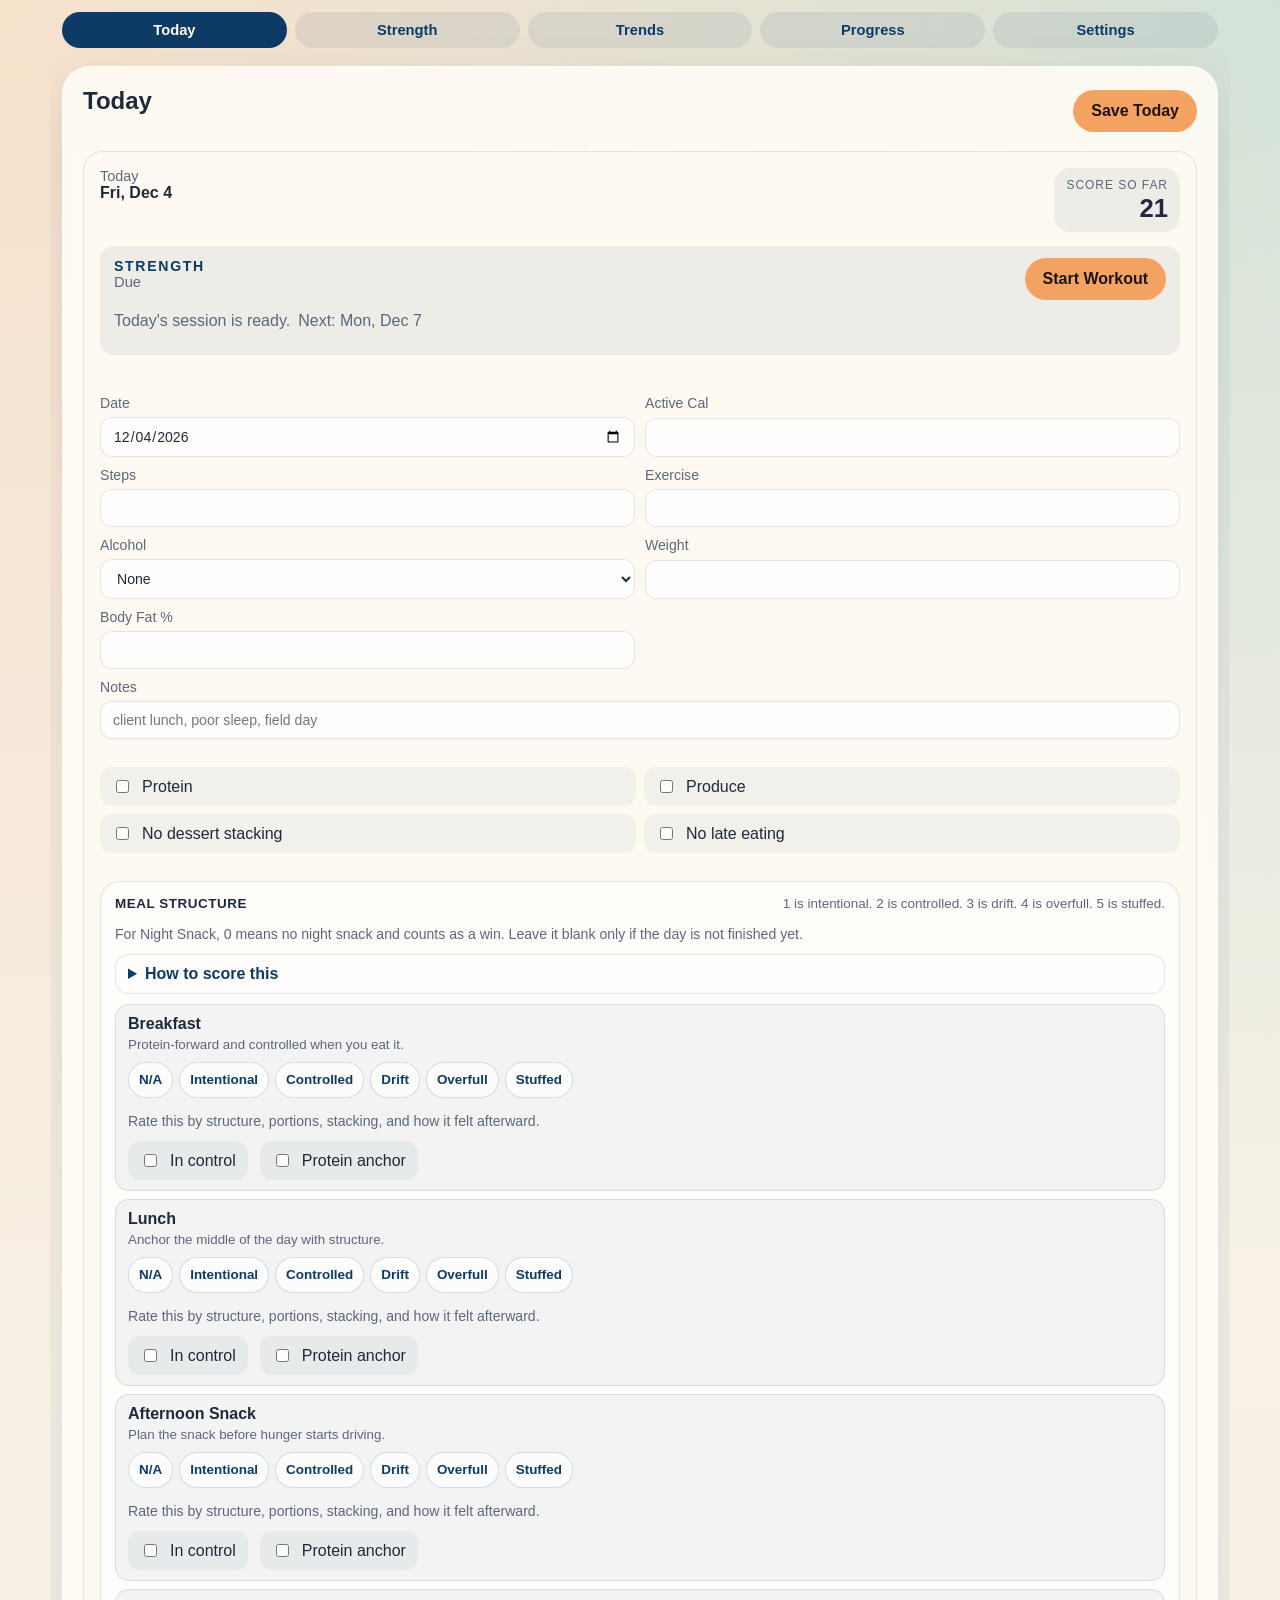
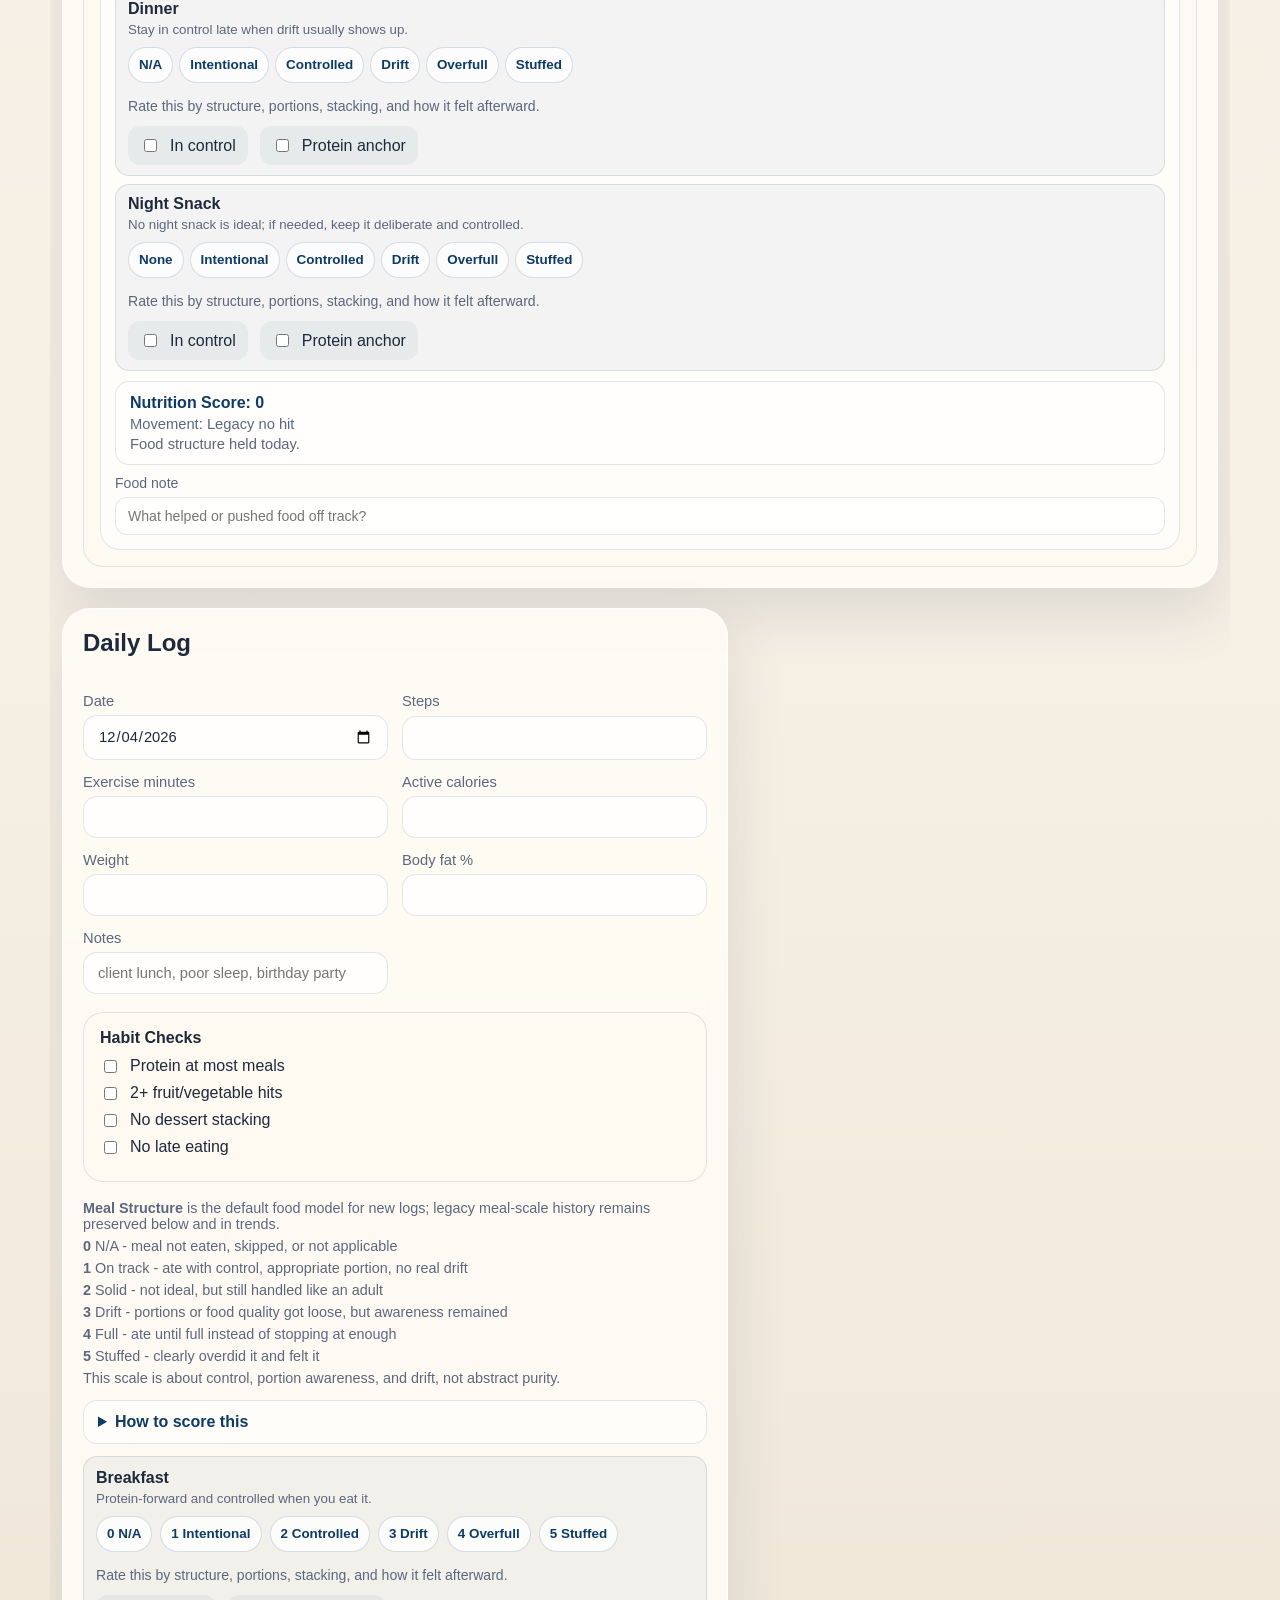
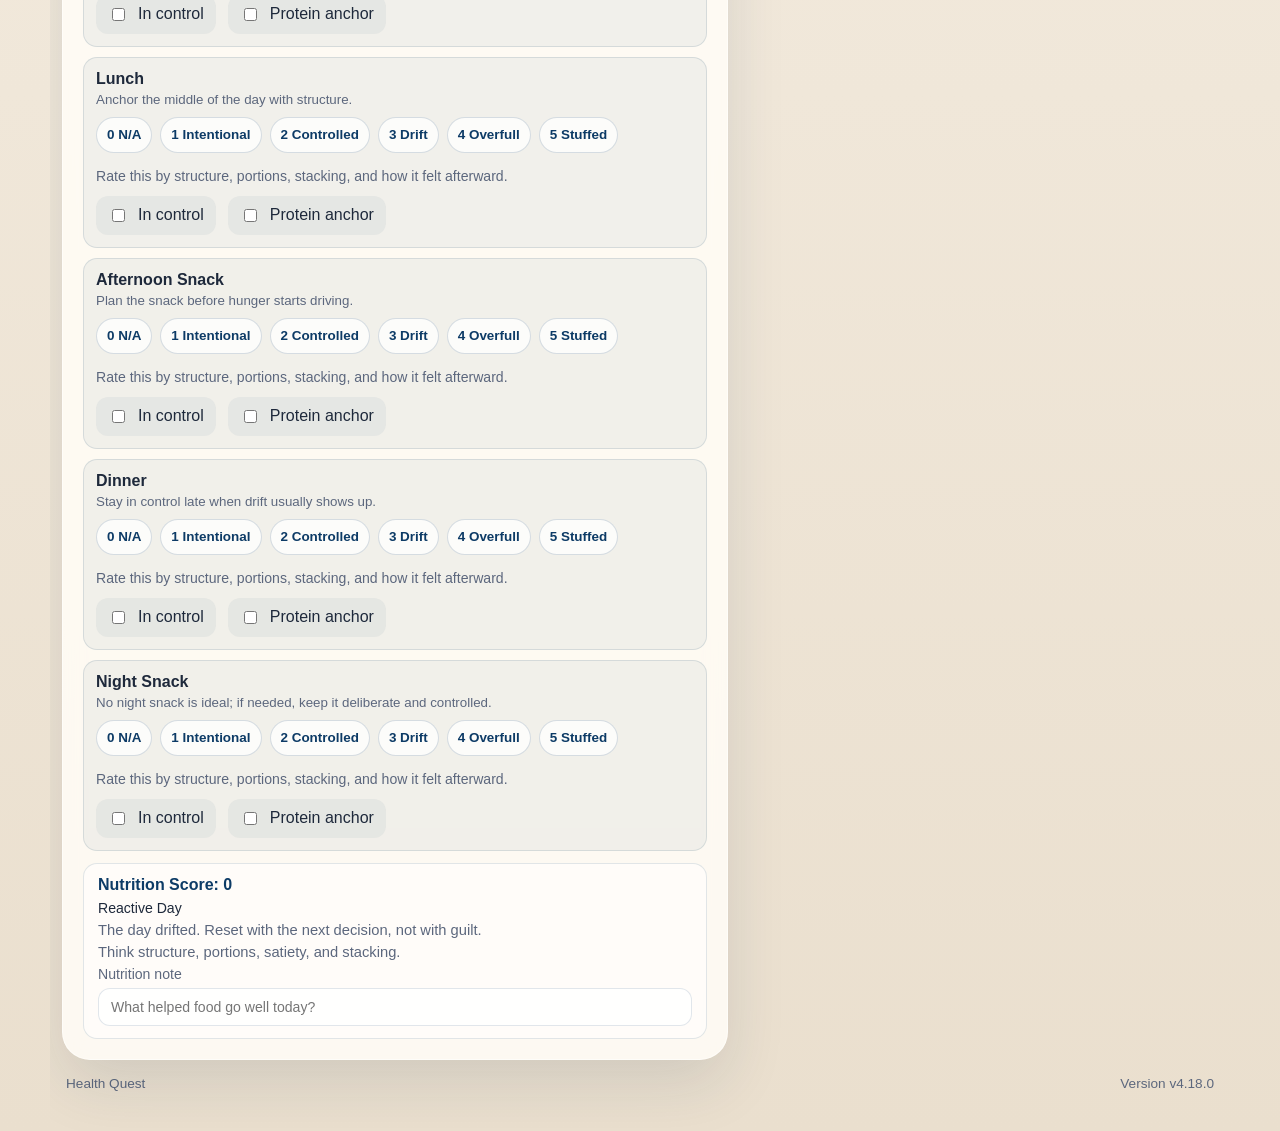
<file: index.html>
<!DOCTYPE html>
<html lang="en">
<head>
  <meta charset="UTF-8">
  <meta name="viewport" content="width=device-width, initial-scale=1.0, viewport-fit=cover">
  <meta name="theme-color" content="#0d3b66">
  <meta name="apple-mobile-web-app-capable" content="yes">
  <meta name="apple-mobile-web-app-status-bar-style" content="black-translucent">
  <title>Health Quest</title>
  <link rel="manifest" href="manifest.json?v=4.18.0">
  <link rel="stylesheet" href="styles.css?v=4.18.0">
</head>
<body>
  <div class="app-shell">
    <div id="update-banner" class="update-banner is-hidden">
      <span id="update-banner-text">A newer build is ready.</span>
      <button id="refresh-app" type="button">Refresh App</button>
    </div>

    <div id="exercise-help-sheet" class="help-sheet is-hidden" aria-hidden="true">
      <div class="help-sheet-backdrop" data-help-close="true"></div>
      <div class="help-sheet-panel" role="dialog" aria-modal="true" aria-labelledby="exercise-help-title">
        <div class="help-sheet-header">
          <div>
            <div class="strength-kicker">Exercise Help</div>
            <h3 id="exercise-help-title">Exercise</h3>
          </div>
          <button id="close-exercise-help" type="button" class="secondary-button">Close</button>
        </div>
        <div id="exercise-help-content" class="help-sheet-content"></div>
      </div>
    </div>

    <nav class="tab-bar" aria-label="Primary navigation">
      <button type="button" class="tab-button active" data-tab="today" onclick="setActiveTab('today')">Today</button>
      <button type="button" class="tab-button" data-tab="strength" onclick="setActiveTab('strength')">Strength</button>
      <button type="button" class="tab-button" data-tab="trends" onclick="setActiveTab('trends')">Trends</button>
      <button type="button" class="tab-button" data-tab="progress" onclick="setActiveTab('progress')">Progress</button>
      <button type="button" class="tab-button" data-tab="settings" onclick="setActiveTab('settings')">Settings</button>
    </nav>

    <main class="main-grid">
      <section class="panel today-panel" data-view="today">
        <div class="panel-header">
          <h2>Today</h2>
          <div class="today-actions">
            <button id="save-entry" type="button">Save Today</button>
          </div>
        </div>
        <div id="today-card" class="today-card"></div>
      </section>

      <section class="panel settings-panel" data-view="settings">
        <div class="panel-header">
          <h2>Settings & Data</h2>
        </div>
        <div class="profile-form">
          <label>
            <span>Name</span>
            <input id="display-name" type="text" maxlength="24" placeholder="Adventurer">
          </label>
          <label>
            <span>Daily step goal</span>
            <input id="step-goal" type="number" min="1000" max="30000" step="500">
          </label>
          <label>
            <span>Exercise goal (minutes)</span>
            <input id="exercise-goal" type="number" min="5" max="180" step="5">
          </label>
          <label>
            <span>Weight goal</span>
            <input id="weight-goal" type="number" min="50" max="500" step="0.1">
          </label>
          <label>
            <span>Body fat goal (%)</span>
            <input id="body-fat-goal" type="number" min="3" max="60" step="0.1">
          </label>
          <button id="save-profile" type="button">Save Settings</button>
        </div>
        <details class="compact-details">
          <summary>Data Tools</summary>
          <div class="data-actions">
            <button id="export-json" type="button" class="secondary-button">Backup Now (JSON)</button>
            <button id="export-food-csv" type="button" class="secondary-button">Food CSV</button>
            <button id="export-body-csv" type="button" class="secondary-button">Body CSV</button>
            <button id="export-strength-csv" type="button" class="secondary-button">Strength CSV</button>
            <button id="export-summary-csv" type="button" class="secondary-button">Summary CSV</button>
            <label class="secondary-button file-button">
              Import JSON
              <input id="import-json" type="file" accept="application/json">
            </label>
          </div>
          <div class="meta-list">
            <div class="meta-item"><span>Last export</span><strong id="last-export-status">Never</strong></div>
            <div class="meta-item"><span>Backup status</span><strong id="backup-health-status">Overdue</strong></div>
            <div class="meta-item"><span>App version</span><strong id="app-version">--</strong></div>
          </div>
        </details>
        <p id="status-message" class="status-message">Local-only. Back up weekly.</p>
      </section>

      <section class="panel log-panel" data-view="today">
        <div class="panel-header">
          <h2>Daily Log</h2>
        </div>
        <div class="daily-form">
          <label>
            <span>Date</span>
            <input id="entry-date" type="date">
          </label>
          <label>
            <span>Steps</span>
            <input id="entry-steps" type="number" min="0" max="100000" step="100">
          </label>
          <label>
            <span>Exercise minutes</span>
            <input id="entry-exercise" type="number" min="0" max="300" step="5">
          </label>
          <label>
            <span>Active calories</span>
            <input id="entry-active-calories" type="number" min="0" max="2500" step="10">
          </label>
          <label>
            <span>Weight</span>
            <input id="entry-weight" type="number" min="50" max="500" step="0.1">
          </label>
          <label>
            <span>Body fat %</span>
            <input id="entry-body-fat" type="number" min="3" max="60" step="0.1">
          </label>
          <label class="notes-field">
            <span>Notes</span>
            <input id="entry-notes" type="text" maxlength="120" placeholder="client lunch, poor sleep, birthday party">
          </label>
        </div>

        <div class="habit-block">
          <div class="subheading">Habit Checks</div>
          <label class="checkbox-row"><input id="habit-protein" type="checkbox"> Protein at most meals</label>
          <label class="checkbox-row"><input id="habit-produce" type="checkbox"> 2+ fruit/vegetable hits</label>
          <label class="checkbox-row"><input id="habit-stopped" type="checkbox"> No dessert stacking</label>
          <label class="checkbox-row"><input id="habit-movement" type="checkbox"> No late eating</label>
        </div>

        <div id="food-section" class="food-section">
          <div class="food-legend">
            <span class="food-key"><strong>Meal Structure</strong> is the default food model for new logs; legacy meal-scale history remains preserved below and in trends.</span>
            <span class="food-key"><strong>0</strong> N/A - meal not eaten, skipped, or not applicable</span>
            <span class="food-key"><strong>1</strong> On track - ate with control, appropriate portion, no real drift</span>
            <span class="food-key"><strong>2</strong> Solid - not ideal, but still handled like an adult</span>
            <span class="food-key"><strong>3</strong> Drift - portions or food quality got loose, but awareness remained</span>
            <span class="food-key"><strong>4</strong> Full - ate until full instead of stopping at enough</span>
            <span class="food-key"><strong>5</strong> Stuffed - clearly overdid it and felt it</span>
            <span class="food-key">This scale is about control, portion awareness, and drift, not abstract purity.</span>
          </div>
          <div id="food-log" class="food-log"></div>
        </div>
      </section>

      <section class="panel strength-panel" data-view="strength">
        <div class="panel-header">
          <h2>Strength</h2>
        </div>
        <div id="strength-card" class="strength-card"></div>
      </section>

      <section class="panel summary-panel" data-view="trends">
        <div class="panel-header">
          <h2>Signals & Trends</h2>
          <label class="trend-range-control">
            <span>Range</span>
            <select id="trends-range">
              <option value="all">All-time</option>
              <option value="1y">1 year</option>
              <option value="6m">6 months</option>
              <option value="3m">3 months</option>
              <option value="1m">1 month</option>
              <option value="1w">1 week</option>
            </select>
          </label>
        </div>
        <div id="chart-wrap" class="chart-wrap"></div>
        <div id="summary-stats" class="stats-grid"></div>
        <div id="signals-list" class="signals-list"></div>
        <div id="guardrail-list" class="guardrail-list"></div>
      </section>

      <section class="panel scorecard-panel" data-view="trends">
        <div class="panel-header">
          <h2>Weekly Scorecard</h2>
        </div>
        <div id="scorecard-card" class="scorecard-card"></div>
      </section>

      <section class="panel progress-panel" data-view="progress">
        <div class="panel-header">
          <h2>Progress</h2>
        </div>
        <div id="progress-card" class="progress-card"></div>
      </section>

      <section class="panel rewards-panel" data-view="progress">
        <div class="panel-header">
          <h2>Rewards</h2>
        </div>
        <details class="compact-details">
          <summary>Add Reward</summary>
          <div class="reward-form">
            <label>
              <span>Reward name</span>
              <input id="reward-name" type="text" maxlength="48" placeholder="New shirt, movie night, massage">
            </label>
            <label>
              <span>Unlock by</span>
              <select id="reward-type">
                <option value="level">Level</option>
                <option value="streak">Streak</option>
                <option value="logged_days">Logged days</option>
                <option value="lowest_avg_weight">New lowest 7-day average weight</option>
              </select>
            </label>
            <label id="reward-value-wrap">
              <span>Target value</span>
              <input id="reward-value" type="number" min="1" max="999" step="1" value="2">
            </label>
            <button id="add-reward" type="button">Add Reward</button>
          </div>
        </details>
        <div id="reward-list" class="reward-list"></div>
      </section>

      <section class="panel story-panel" data-view="progress">
        <div class="panel-header">
          <h2>Momentum</h2>
        </div>
        <div id="story-card" class="story-card"></div>
      </section>

      <section class="panel activity-panel" data-view="progress">
        <div class="panel-header">
          <h2>Recent Days</h2>
        </div>
        <details class="compact-details">
          <summary>Show Recent Days</summary>
          <div id="day-list" class="day-list"></div>
        </details>
      </section>
    </main>

    <footer class="app-footer">
      <span>Health Quest</span>
      <span id="footer-version">Version --</span>
    </footer>
  </div>

  <script src="exercise-help.js?v=4.18.0"></script>
  <script src="app.js?v=4.18.0"></script>
</body>
</html>
</file>
<file: styles.css>
html,
body {
  width: 100%;
  max-width: 100%;
  overflow-x: hidden;
}

:root {
  --bg: #f6efe4;
  --bg-deep: #eadfce;
  --panel: rgba(255, 252, 246, 0.9);
  --panel-strong: #fffaf1;
  --ink: #1e293b;
  --muted: #5c677d;
  --brand: #0d3b66;
  --brand-2: #f4a261;
  --brand-3: #2a9d8f;
  --line: rgba(13, 59, 102, 0.12);
  --shadow: 0 24px 60px rgba(28, 46, 74, 0.12);
  --radius-xl: 28px;
  --radius-lg: 20px;
  --radius-md: 14px;
}

* {
  box-sizing: border-box;
}

body {
  margin: 0;
  font-family: "Avenir Next", "Segoe UI", sans-serif;
  color: var(--ink);
  background:
    radial-gradient(circle at top left, rgba(244, 162, 97, 0.22), transparent 32%),
    radial-gradient(circle at top right, rgba(42, 157, 143, 0.18), transparent 28%),
    linear-gradient(180deg, #f8f3ea 0%, var(--bg) 52%, var(--bg-deep) 100%);
  min-height: 100vh;
  overflow-x: hidden;
}

.app-shell {
  width: min(1180px, 100%);
  margin: 0 auto;
  padding: max(12px, env(safe-area-inset-top)) 12px calc(40px + env(safe-area-inset-bottom));
  overflow-x: clip;
}

.hero,
.panel {
  background: var(--panel);
  border: 1px solid rgba(255, 255, 255, 0.5);
  border-radius: var(--radius-xl);
  box-shadow: var(--shadow);
  backdrop-filter: blur(10px);
}

.hero {
  padding: 22px;
  margin-bottom: 20px;
}

body.maintenance-mode .hero {
  background: rgba(255, 252, 246, 0.78);
}

.hero-theme {
  margin-bottom: 10px;
  color: var(--brand);
  font-size: 0.86rem;
  font-weight: 700;
  letter-spacing: 0.12em;
  text-transform: uppercase;
}

.eyebrow {
  margin: 0 0 10px;
  text-transform: uppercase;
  letter-spacing: 0.16em;
  font-size: 0.75rem;
  color: var(--brand);
  font-weight: 700;
}

h1,
h2,
h3,
p {
  margin-top: 0;
}

h1 {
  font-family: Georgia, "Times New Roman", serif;
  font-size: clamp(2rem, 4vw, 3.5rem);
  line-height: 1.03;
  margin-bottom: 12px;
}

.hero-text {
  max-width: 65ch;
  color: var(--muted);
  overflow-wrap: anywhere;
}

button,
input,
select {
  font: inherit;
}

button,
.file-button {
  border: 0;
  border-radius: 999px;
  background: var(--brand-2);
  color: #1f1307;
  font-weight: 700;
  padding: 12px 18px;
  cursor: pointer;
  text-align: center;
}

.mini-action {
  padding: 6px 10px;
  font-size: 0.78rem;
  margin-left: 6px;
}

.secondary-button {
  background: rgba(13, 59, 102, 0.08);
  color: var(--brand);
}

.file-button input {
  display: none;
}

.main-grid {
  display: grid;
  grid-template-columns: repeat(12, 1fr);
  gap: 20px;
}

.tab-bar {
  display: flex;
  gap: 8px;
  flex-wrap: nowrap;
  margin: 0 0 18px;
  width: 100%;
}

.tab-button {
  flex: 1 1 0;
  min-width: 0;
  background: rgba(13, 59, 102, 0.08);
  color: var(--brand);
  padding: 10px 8px;
  font-size: 0.92rem;
  white-space: nowrap;
}

.tab-button.active {
  background: var(--brand);
  color: #fffaf1;
}

.help-sheet {
  position: fixed;
  inset: 0;
  z-index: 30;
}

.help-sheet-backdrop {
  position: absolute;
  inset: 0;
  background: rgba(30, 41, 59, 0.42);
}

.help-sheet-panel {
  position: absolute;
  left: 0;
  right: 0;
  bottom: 0;
  max-height: min(82vh, 760px);
  overflow-y: auto;
  background: var(--panel-strong);
  border-radius: 24px 24px 0 0;
  padding: 18px 16px calc(24px + env(safe-area-inset-bottom));
  box-shadow: 0 -18px 40px rgba(28, 46, 74, 0.18);
}

.help-sheet-header {
  display: flex;
  align-items: flex-start;
  justify-content: space-between;
  gap: 12px;
  margin-bottom: 14px;
}

.help-sheet-content {
  display: grid;
  gap: 14px;
}

.help-entry-block {
  display: grid;
  gap: 12px;
}

.help-starting-grid {
  display: grid;
  grid-template-columns: repeat(2, minmax(0, 1fr));
  gap: 10px;
}

.help-starting-stat,
.strength-guidance-card {
  background: rgba(13, 59, 102, 0.05);
  border: 1px solid var(--line);
  border-radius: 14px;
  padding: 12px;
}

.help-starting-stat strong {
  display: block;
  color: var(--ink);
  font-size: 0.95rem;
}

.help-starting-stat span {
  display: block;
  margin-top: 4px;
  color: var(--muted);
  font-size: 0.82rem;
}

.help-entry-label {
  font-size: 0.75rem;
  font-weight: 800;
  letter-spacing: 0.06em;
  text-transform: uppercase;
  color: var(--muted);
}

.help-entry-name {
  font-size: 1.05rem;
  font-weight: 800;
  color: var(--ink);
}

.help-media {
  border-radius: var(--radius-lg);
  overflow: hidden;
  background: rgba(13, 59, 102, 0.06);
  border: 1px solid var(--line);
}

.help-media img,
.help-media object,
.help-media video {
  display: block;
  width: 100%;
  max-width: 100%;
  height: auto;
}

.help-media object {
  aspect-ratio: 3 / 2;
  background: rgba(13, 59, 102, 0.04);
}

.help-video-shell {
  position: relative;
}

.help-source-badge {
  position: absolute;
  top: 10px;
  right: 10px;
  z-index: 2;
  padding: 4px 8px;
  border-radius: 999px;
  background: rgba(13, 59, 102, 0.82);
  color: #fff;
  font-size: 0.72rem;
  font-weight: 700;
  letter-spacing: 0.04em;
  text-transform: uppercase;
  pointer-events: none;
}

.help-video-shell.is-fallback .help-source-badge {
  background: rgba(92, 107, 115, 0.88);
}

.help-media video,
.help-media .help-media-fallback {
  aspect-ratio: 3 / 2;
  background: rgba(13, 59, 102, 0.04);
}

.help-media .help-media-fallback.is-hidden,
.help-media video.is-hidden {
  display: none;
}

.help-description,
.help-section li {
  color: var(--muted);
  line-height: 1.45;
}

.help-fallback-note {
  padding: 10px 12px;
  font-size: 0.86rem;
  color: var(--muted);
}

.help-safety-note,
.strength-safety-note,
.strength-guidance-warning {
  color: var(--brand);
  font-size: 0.86rem;
  line-height: 1.4;
}

.cue-chip-list,
.strength-cues {
  display: flex;
  flex-wrap: wrap;
  gap: 8px;
}

.cue-chip {
  display: inline-flex;
  align-items: center;
  padding: 6px 10px;
  border-radius: 999px;
  background: rgba(13, 59, 102, 0.08);
  color: var(--brand);
  font-size: 0.84rem;
  line-height: 1;
}

.cue-chip.subtle {
  background: rgba(13, 59, 102, 0.05);
  color: var(--muted);
}

.help-section {
  display: grid;
  gap: 8px;
}

.help-section-title {
  font-weight: 800;
  color: var(--ink);
}

.help-section ul {
  margin: 0;
  padding-left: 18px;
}

.main-grid > *,
.today-grid > *,
.today-stats,
.quick-fields,
.today-habits,
.food-row,
.food-options,
.chart-wrap,
.chart-card,
.reward-card,
.day-card,
.stat-card {
  min-width: 0;
}

.panel {
  padding: 20px;
  min-width: 0;
}

.today-panel {
  grid-column: 1 / -1;
}

.settings-panel,
.summary-panel,
.activity-panel,
.strength-panel,
.scorecard-panel,
.progress-panel {
  grid-column: span 6;
}

.log-panel {
  grid-column: span 7;
}

.rewards-panel,
.story-panel {
  grid-column: span 5;
}

.strength-panel {
  grid-column: 1 / -1;
}

.panel-header,
.today-actions {
  display: flex;
  align-items: center;
  justify-content: space-between;
  gap: 10px;
  flex-wrap: wrap;
}

.panel-header {
  margin-bottom: 16px;
}

.profile-form,
.daily-form,
.reward-form {
  display: grid;
  grid-template-columns: repeat(2, minmax(0, 1fr));
  gap: 14px;
}

.profile-form label,
.daily-form label,
.reward-form label {
  display: grid;
  gap: 6px;
  color: var(--muted);
  font-size: 0.92rem;
}

.profile-form input,
.daily-form input,
.reward-form input,
.profile-form select,
.reward-form select {
  width: 100%;
  padding: 12px 14px;
  border: 1px solid var(--line);
  border-radius: var(--radius-md);
  background: rgba(255, 255, 255, 0.75);
  color: var(--ink);
}

.data-actions {
  display: flex;
  flex-wrap: wrap;
  gap: 10px;
  margin-top: 16px;
}

.meta-list {
  display: grid;
  gap: 8px;
  margin-top: 16px;
}

.compact-details {
  display: grid;
  gap: 10px;
  padding: 12px 14px;
  border: 1px solid var(--line);
  border-radius: 16px;
  background: rgba(13, 59, 102, 0.04);
}

.compact-details > summary {
  cursor: pointer;
  font-weight: 800;
  list-style: none;
}

.compact-details > summary::-webkit-details-marker {
  display: none;
}

.meta-item {
  display: flex;
  justify-content: space-between;
  gap: 12px;
  color: var(--muted);
}

.status-message {
  margin: 16px 0 0;
  color: var(--muted);
}

.habit-block {
  margin-top: 18px;
  padding: 16px;
  border-radius: var(--radius-lg);
  background: var(--panel-strong);
  border: 1px solid var(--line);
}

.subheading {
  font-weight: 700;
  margin-bottom: 10px;
}

.checkbox-row {
  display: flex;
  gap: 10px;
  align-items: center;
  color: var(--ink);
  margin-bottom: 8px;
}

.food-section {
  margin-top: 18px;
}

.food-legend {
  display: grid;
  gap: 6px;
  margin-bottom: 14px;
  color: var(--muted);
  font-size: 0.9rem;
  overflow-wrap: anywhere;
}

.food-log,
.reward-list,
.day-list,
.chart-wrap {
  display: grid;
  gap: 12px;
}

.food-structure-grid {
  display: grid;
  gap: 10px;
}

.food-structure-grid.compact {
  gap: 8px;
}

.food-structure-item {
  display: flex;
  align-items: flex-start;
  gap: 12px;
  padding: 12px;
  border-radius: 14px;
  border: 1px solid var(--line);
  background: rgba(13, 59, 102, 0.05);
  min-width: 0;
}

.food-structure-item input {
  margin-top: 2px;
  flex: 0 0 auto;
}

.food-structure-item.compact {
  padding: 10px 12px;
}

.food-structure-copy {
  display: grid;
  gap: 4px;
  min-width: 0;
}

.food-structure-copy strong,
.food-structure-copy small {
  overflow-wrap: anywhere;
}

.food-structure-copy small {
  color: var(--muted);
}

.food-structure-levels {
  display: flex;
  flex-wrap: wrap;
  gap: 8px;
  min-width: 0;
}

.food-structure-levels.compact {
  gap: 6px;
}

.food-level-chip {
  display: inline-flex;
  align-items: center;
  justify-content: center;
  min-height: 36px;
  padding: 8px 10px;
  border-radius: 999px;
  border: 1px solid rgba(13, 59, 102, 0.16);
  background: rgba(255, 255, 255, 0.72);
  color: var(--brand);
  font-size: 0.84rem;
  font-weight: 700;
  line-height: 1.2;
  text-align: center;
  cursor: pointer;
  overflow-wrap: anywhere;
}

.food-level-chip input {
  position: absolute;
  opacity: 0;
  pointer-events: none;
}

.food-level-chip.active {
  background: var(--brand);
  border-color: var(--brand);
  color: #fffaf1;
  box-shadow: inset 0 0 0 1px rgba(255, 255, 255, 0.12);
}

.food-structure-summary {
  display: grid;
  gap: 6px;
  padding: 12px 14px;
  border-radius: 14px;
  border: 1px solid var(--line);
  background: rgba(255, 255, 255, 0.55);
}

.food-structure-summary.compact {
  gap: 4px;
}

.meal-behavior-grid {
  display: grid;
  gap: 10px;
}

.score-guide-details {
  display: grid;
  gap: 8px;
  padding: 12px 14px;
  border: 1px solid var(--line);
  border-radius: 14px;
  background: rgba(255, 255, 255, 0.58);
}

.score-guide-details.compact {
  padding: 10px 12px;
}

.score-guide-details > summary {
  cursor: pointer;
  font-weight: 700;
  color: var(--brand);
}

.score-guide-copy,
.score-guide-questions,
.score-guide-item span {
  color: var(--muted);
  font-size: 0.9rem;
  line-height: 1.4;
}

.score-guide-questions,
.score-guide-list {
  display: grid;
  gap: 6px;
}

.score-guide-item {
  display: grid;
  gap: 2px;
}

.meal-behavior-grid.compact {
  gap: 8px;
}

.meal-behavior-card {
  display: grid;
  gap: 10px;
  padding: 12px;
  border-radius: 14px;
  border: 1px solid var(--line);
  background: rgba(13, 59, 102, 0.05);
  min-width: 0;
}

.meal-behavior-card.compact {
  padding: 10px 12px;
}

.meal-behavior-copy {
  display: grid;
  gap: 4px;
}

.meal-behavior-copy small {
  color: var(--muted);
  overflow-wrap: anywhere;
}

.meal-score-options {
  display: flex;
  flex-wrap: wrap;
  gap: 8px;
}

.meal-score-options.compact {
  gap: 6px;
}

.meal-flag-row {
  display: flex;
  flex-wrap: wrap;
  gap: 8px 12px;
}

.food-structure-score {
  font-weight: 800;
  color: var(--brand);
}

.food-structure-rating {
  font-size: 0.88rem;
  text-transform: capitalize;
  color: var(--ink);
}

.food-structure-coaching,
.food-structure-hint {
  color: var(--muted);
  font-size: 0.92rem;
  overflow-wrap: anywhere;
}

.food-row,
.stat-card,
.reward-card,
.day-card,
.chart-card,
.story-card,
.today-stat,
.today-main,
.today-breakdown {
  background: var(--panel-strong);
  border: 1px solid var(--line);
  border-radius: var(--radius-lg);
}

.food-row {
  display: grid;
  grid-template-columns: 110px 1fr;
  gap: 10px;
  align-items: center;
  padding: 14px;
}

.legend-row {
  grid-template-columns: 44px minmax(0, 1fr);
  padding: 12px 14px;
}

.food-legend-copy {
  color: var(--muted);
  line-height: 1.35;
  overflow-wrap: anywhere;
}

.food-label,
.reward-title,
.day-title,
.chart-title {
  font-weight: 700;
}

.food-options {
  display: flex;
  flex-wrap: wrap;
  gap: 8px;
}

.food-option {
  position: relative;
  display: inline-flex;
  align-items: center;
  justify-content: center;
  min-width: 76px;
  min-height: 44px;
  padding: 10px 12px;
  border-radius: 12px;
  background: rgba(13, 59, 102, 0.06);
  color: var(--brand);
  font-weight: 700;
  cursor: pointer;
  text-align: center;
}

.food-option input {
  position: absolute;
  opacity: 0;
  pointer-events: none;
}

.food-option span {
  display: grid;
  gap: 2px;
}

.food-option small {
  font-size: 0.66rem;
  font-weight: 600;
  line-height: 1.2;
}

.food-option.active {
  background: var(--brand);
  color: white;
}

.update-banner,
.boss-fight-card,
.xp-progress-card,
.chapter-banner,
.strength-inline-card,
.today-focus {
  margin-bottom: 12px;
  padding: 12px 14px;
  border-radius: 14px;
  background: rgba(13, 59, 102, 0.07);
  color: var(--ink);
  overflow-wrap: anywhere;
}

.update-banner {
  display: flex;
  align-items: center;
  justify-content: space-between;
  gap: 12px;
  margin-bottom: 16px;
}

.dispatch-card,
.region-inline-card,
.quest-card,
.progress-region-card,
.story-summary-card,
.archive-entry,
.story-reward-card {
  display: grid;
  gap: 8px;
  margin-bottom: 12px;
  padding: 12px 14px;
  border-radius: 14px;
  border: 1px solid var(--line);
  background: rgba(255, 255, 255, 0.6);
  overflow-wrap: anywhere;
}

.dispatch-title,
.region-node-title {
  font-size: 1rem;
  font-weight: 800;
  color: var(--ink);
}

.dispatch-copy,
.quest-copy,
.archive-entry p,
.reward-story-detail,
.region-node-meta,
.archive-reward {
  color: var(--muted);
  line-height: 1.45;
  overflow-wrap: anywhere;
}

.quest-list,
.story-archive-list {
  display: grid;
  gap: 10px;
}

.quest-item {
  padding: 12px;
  border-radius: 14px;
  border: 1px solid var(--line);
  background: rgba(13, 59, 102, 0.04);
}

.quest-item.completed {
  background: rgba(42, 157, 143, 0.12);
  border-color: rgba(42, 157, 143, 0.28);
}

.quest-row,
.story-action-row {
  display: flex;
  justify-content: space-between;
  gap: 10px;
  align-items: center;
  flex-wrap: wrap;
}

.quest-xp,
.quest-status,
.archive-reward {
  font-size: 0.84rem;
}

.quest-narrative {
  color: var(--brand);
  font-size: 0.9rem;
  line-height: 1.4;
}

.region-map {
  display: grid;
  gap: 10px;
  margin-top: 10px;
}

.region-node {
  padding: 12px;
  border-radius: 14px;
  border: 1px dashed rgba(13, 59, 102, 0.2);
  background: rgba(13, 59, 102, 0.03);
}

.region-node.unlocked {
  border-style: solid;
  background: rgba(13, 59, 102, 0.07);
}

.region-node.current {
  border-color: rgba(244, 162, 97, 0.4);
  box-shadow: inset 0 0 0 1px rgba(244, 162, 97, 0.18);
}

.story-action-row {
  margin-top: 14px;
}

.active-story-button {
  background: var(--brand);
  color: #fffaf1;
}

.reward-subsection {
  display: grid;
  gap: 10px;
  margin-bottom: 16px;
}

.boss-title {
  font-size: 0.88rem;
  text-transform: uppercase;
  letter-spacing: 0.12em;
  color: var(--brand);
  font-weight: 700;
}

.chapter-label {
  font-size: 0.78rem;
  text-transform: uppercase;
  letter-spacing: 0.14em;
  color: var(--brand);
  font-weight: 700;
  margin-bottom: 4px;
}

.chapter-title {
  font-size: 1.1rem;
  font-weight: 700;
}

.chapter-subtitle {
  color: var(--muted);
  font-size: 0.92rem;
  margin-top: 4px;
}

.boss-copy,
.xp-line {
  color: var(--muted);
  font-size: 0.92rem;
}

.today-focus-label,
.strength-kicker {
  font-size: 0.78rem;
  text-transform: uppercase;
  letter-spacing: 0.12em;
  color: var(--brand);
  font-weight: 700;
  margin-bottom: 4px;
}

.today-focus-copy {
  color: var(--ink);
  line-height: 1.4;
}

.today-actions-list,
.strength-inline-meta,
.signals-list {
  display: flex;
  flex-wrap: wrap;
  gap: 8px;
  margin: 0 0 12px;
}

.strength-inline-top {
  display: flex;
  justify-content: space-between;
  align-items: flex-start;
  gap: 12px;
  margin-bottom: 10px;
}

.strength-shortcut-button {
  flex: 0 0 auto;
}

.strength-inline-detail {
  color: var(--muted);
  font-size: 0.9rem;
  line-height: 1.4;
  margin-top: -2px;
}

.today-action-pill,
.signal-card {
  padding: 8px 10px;
  border-radius: 999px;
  background: rgba(13, 59, 102, 0.06);
  color: var(--brand);
  font-size: 0.86rem;
}

.xp-progress {
  margin-top: 10px;
  height: 10px;
  border-radius: 999px;
  background: rgba(13, 59, 102, 0.1);
  overflow: hidden;
}

.xp-progress span {
  display: block;
  height: 100%;
  background: linear-gradient(90deg, var(--brand-2), var(--brand-3));
}

.today-grid {
  display: grid;
  grid-template-columns: 1.1fr 1fr 1fr;
  gap: 14px;
}

.today-main,
.today-breakdown,
.today-stat,
.stat-card,
.reward-card,
.day-card,
.chart-card,
.story-card {
  padding: 16px;
}

.today-kicker,
.stat-label,
.reward-meta,
.day-meta,
.chart-meta,
.story-kicker {
  color: var(--muted);
  font-size: 0.9rem;
}

.today-score {
  font-size: clamp(2.4rem, 6vw, 4.4rem);
  line-height: 1;
  font-weight: 800;
  margin: 8px 0;
}

.today-copy {
  color: var(--muted);
}

.quick-fields {
  display: grid;
  grid-template-columns: repeat(2, minmax(0, 1fr));
  gap: 10px;
  margin-top: 14px;
}

.quick-field {
  display: grid;
  gap: 6px;
  color: var(--muted);
  font-size: 0.88rem;
}

.quick-field input,
.quick-field select {
  width: 100%;
  max-width: 100%;
  padding: 10px 12px;
  border: 1px solid var(--line);
  border-radius: 12px;
  background: rgba(255, 255, 255, 0.75);
  color: var(--ink);
}

.quick-notes {
  grid-column: 1 / -1;
}

.today-meals {
  margin-top: 14px;
  padding: 14px;
  border: 1px solid var(--line);
  border-radius: var(--radius-lg);
  background: rgba(255, 255, 255, 0.62);
  display: grid;
  gap: 10px;
}

.today-meals-header {
  display: flex;
  align-items: baseline;
  justify-content: space-between;
  gap: 8px;
  flex-wrap: wrap;
  color: var(--muted);
  font-size: 0.84rem;
}

.today-meals-header span:first-child {
  color: var(--ink);
  font-weight: 800;
  letter-spacing: 0.04em;
  text-transform: uppercase;
}

.today-meals-hint {
  overflow-wrap: anywhere;
}

.today-meal-row {
  display: grid;
  grid-template-columns: 58px minmax(0, 1fr);
  gap: 8px;
  align-items: center;
}

.today-meal-label {
  font-size: 0.84rem;
  font-weight: 700;
  color: var(--brand);
  letter-spacing: 0.04em;
  text-transform: uppercase;
}

.today-meal-options {
  display: grid;
  grid-template-columns: repeat(6, minmax(0, 1fr));
  gap: 6px;
  min-width: 0;
}

.today-meal-chip {
  position: relative;
  display: grid;
  place-items: center;
  min-width: 0;
  min-height: 38px;
  padding: 0;
  border-radius: 12px;
  border: 1px solid rgba(13, 59, 102, 0.18);
  background: rgba(255, 255, 255, 0.86);
  color: var(--muted);
  font-size: 0.92rem;
  font-weight: 800;
  cursor: pointer;
  transition: transform 0.15s ease, border-color 0.15s ease, background 0.15s ease, color 0.15s ease,
    box-shadow 0.15s ease;
}

.today-meal-chip input {
  position: absolute;
  inset: 0;
  margin: 0;
  opacity: 0;
  cursor: pointer;
}

.today-meal-chip span {
  pointer-events: none;
}

.today-meal-chip.active {
  background: var(--brand);
  color: #fffaf1;
  border-color: var(--brand);
  box-shadow: 0 10px 22px rgba(13, 59, 102, 0.18);
}

.today-meal-chip:focus-within {
  outline: 2px solid rgba(244, 162, 97, 0.65);
  outline-offset: 2px;
}

.today-meals-reminder,
.today-breakdown-note {
  color: var(--muted);
  font-size: 0.86rem;
  line-height: 1.35;
  overflow-wrap: anywhere;
}

.today-meals-reminder {
  padding-top: 2px;
}

.today-breakdown-note {
  margin-top: 10px;
  padding-top: 10px;
  border-top: 1px solid var(--line);
}

.today-habits {
  display: grid;
  grid-template-columns: repeat(2, minmax(0, 1fr));
  gap: 8px;
  margin-top: 14px;
}

.today-stats {
  display: grid;
  grid-template-columns: repeat(2, minmax(0, 1fr));
  gap: 12px;
}

.stat-value {
  font-size: clamp(1.4rem, 3vw, 2.2rem);
  font-weight: 800;
  margin: 6px 0;
}

.stat-value.small {
  font-size: 1.35rem;
}

.stat-detail {
  color: var(--muted);
  font-size: 0.9rem;
  line-height: 1.35;
  overflow-wrap: anywhere;
}

.strength-card,
.scorecard-card,
.progress-card {
  display: grid;
  gap: 14px;
}

.today-grid.compact-dashboard {
  grid-template-columns: 1fr;
}

.today-main.full-width {
  display: grid;
  gap: 14px;
}

.today-header-row {
  display: flex;
  justify-content: space-between;
  gap: 12px;
  align-items: flex-start;
}

.today-date-label {
  color: var(--ink);
  font-size: 1rem;
  font-weight: 700;
}

.today-score-badge {
  display: grid;
  gap: 4px;
  min-width: 110px;
  padding: 10px 12px;
  border-radius: 16px;
  background: rgba(13, 59, 102, 0.07);
  text-align: right;
}

.today-score-badge span {
  color: var(--muted);
  font-size: 0.75rem;
  text-transform: uppercase;
  letter-spacing: 0.08em;
}

.today-score-badge strong {
  font-size: 1.6rem;
  line-height: 1;
}

.strength-hero,
.strength-exercise,
.scorecard-stat,
.progress-copy {
  background: var(--panel-strong);
  border: 1px solid var(--line);
  border-radius: var(--radius-lg);
  padding: 14px;
}

.strength-hero {
  display: flex;
  justify-content: space-between;
  gap: 14px;
  align-items: flex-start;
}

.strength-actions,
.strength-footer-actions {
  display: flex;
  gap: 8px;
  flex-wrap: wrap;
}

.strength-list,
.strength-footer,
.scorecard-grid {
  display: grid;
  gap: 12px;
}

.scorecard-grid {
  grid-template-columns: repeat(2, minmax(0, 1fr));
}

.progress-card-grid,
.momentum-grid {
  display: grid;
  grid-template-columns: repeat(2, minmax(0, 1fr));
  gap: 12px;
}

.progress-stat-card,
.momentum-card,
.milestone-item {
  padding: 14px;
  border-radius: var(--radius-lg);
  border: 1px solid var(--line);
  background: var(--panel-strong);
}

.progress-stat-card {
  display: grid;
  gap: 4px;
}

.progress-stat-card strong {
  font-size: 1.2rem;
  color: var(--ink);
}

.progress-stat-card span,
.momentum-stat-row span,
.milestone-item span {
  color: var(--muted);
  overflow-wrap: anywhere;
}

.momentum-card {
  display: grid;
  gap: 10px;
}

.momentum-card.compact {
  text-align: center;
  gap: 6px;
}

.momentum-card.compact strong {
  font-size: 1.5rem;
}

.scoreboard-grid {
  grid-template-columns: repeat(3, minmax(0, 1fr));
}

.momentum-stat-row {
  display: flex;
  justify-content: space-between;
  gap: 12px;
  align-items: baseline;
}

.milestone-list {
  display: grid;
  gap: 10px;
}

.milestone-item {
  display: grid;
  gap: 6px;
}

.milestone-item.unlocked {
  border-color: rgba(42, 157, 143, 0.35);
  background: rgba(42, 157, 143, 0.08);
}

.progress-inline-list {
  display: grid;
  gap: 8px;
  color: var(--muted);
}

.strength-trends-card {
  display: grid;
  gap: 10px;
  margin-top: 14px;
  padding: 14px;
  border: 1px solid var(--line);
  border-radius: 16px;
  background: rgba(13, 59, 102, 0.04);
}

.strength-trends-grid {
  display: grid;
  gap: 8px;
}

.strength-trend-row {
  display: flex;
  justify-content: space-between;
  gap: 10px;
  align-items: flex-start;
  padding: 8px 10px;
  border-radius: 12px;
  background: rgba(255, 255, 255, 0.82);
}

.strength-trend-note {
  margin-top: 3px;
  color: var(--muted);
  font-size: 0.82rem;
  line-height: 1.35;
}

.strength-trend-insight {
  color: var(--muted);
  font-size: 0.92rem;
  line-height: 1.4;
}

.strength-exercise-top {
  margin-bottom: 10px;
}

.strength-exercise-summary {
  display: flex;
  justify-content: space-between;
  gap: 12px;
  align-items: center;
  cursor: pointer;
  list-style: none;
}

.strength-exercise-summary::-webkit-details-marker {
  display: none;
}

.strength-summary-right {
  display: flex;
  align-items: center;
  gap: 8px;
  flex-wrap: wrap;
  justify-content: flex-end;
}

.strength-summary-pill {
  display: inline-flex;
  align-items: center;
  padding: 6px 10px;
  border-radius: 999px;
  background: rgba(13, 59, 102, 0.06);
  color: var(--muted);
  font-size: 0.8rem;
  font-weight: 700;
  line-height: 1;
}

.strength-exercise-name {
  font-weight: 800;
}

.strength-exercise-meta {
  color: var(--muted);
  font-size: 0.88rem;
  line-height: 1.35;
  margin-top: 4px;
}

.strength-primary-cue {
  margin-top: 8px;
  color: var(--brand);
  font-size: 0.86rem;
  font-weight: 700;
  line-height: 1.35;
}

.strength-cues {
  margin: 10px 0 8px;
}

.strength-help-actions {
  display: flex;
  align-items: center;
  gap: 10px;
  flex-wrap: wrap;
  margin-top: 8px;
}

.strength-guidance-card {
  display: grid;
  gap: 10px;
  margin-top: 12px;
}

.strength-guidance-title {
  font-weight: 800;
  color: var(--ink);
}

.strength-guidance-list {
  margin: 0;
  padding-left: 18px;
  color: var(--muted);
  display: grid;
  gap: 6px;
}

.strength-guidance-meta,
.strength-starting-meta {
  color: var(--muted);
  font-size: 0.86rem;
  line-height: 1.4;
}

.strength-starting-meta {
  color: var(--ink);
  font-weight: 700;
  margin-top: 4px;
}

.optional-finisher-card {
  margin-top: 16px;
  padding: 14px;
  border: 1px solid var(--line);
  border-radius: 16px;
  background: rgba(13, 59, 102, 0.04);
  display: grid;
  gap: 10px;
}

.optional-finisher-card > summary,
.strength-reason-details > summary,
.momentum-extra > summary {
  cursor: pointer;
  font-weight: 800;
  list-style: none;
}

.optional-finisher-card > summary::-webkit-details-marker,
.strength-reason-details > summary::-webkit-details-marker,
.momentum-extra > summary::-webkit-details-marker {
  display: none;
}

.finisher-list {
  display: grid;
  gap: 10px;
}

.finisher-item {
  display: grid;
  gap: 10px;
  padding: 12px;
  border-radius: 14px;
  background: var(--panel-strong);
  border: 1px solid var(--line);
}

.finisher-toggle-row {
  display: grid;
  grid-template-columns: auto minmax(0, 1fr);
  gap: 10px;
  align-items: start;
}

.finisher-item small {
  display: block;
  margin-top: 4px;
  color: var(--muted);
  overflow-wrap: anywhere;
}

.finisher-exercise-list {
  display: grid;
  gap: 10px;
}

.finisher-exercise {
  display: grid;
  gap: 8px;
  padding-top: 4px;
}

.finisher-exercise-top {
  display: flex;
  justify-content: space-between;
  gap: 8px;
  align-items: center;
}

.finisher-last-row {
  color: var(--muted);
  font-size: 0.8rem;
  line-height: 1.3;
}

.finisher-compact-row {
  display: grid;
  grid-template-columns: repeat(3, minmax(0, 1fr));
  gap: 8px;
}

.finisher-compact-labels {
  display: grid;
  grid-template-columns: repeat(3, minmax(0, 1fr));
  gap: 8px;
  color: var(--muted);
  font-size: 0.76rem;
  font-weight: 700;
  text-transform: uppercase;
  letter-spacing: 0.04em;
}

.finisher-compact-row input {
  width: 100%;
  min-width: 0;
  padding: 9px 10px;
  border: 1px solid var(--line);
  border-radius: 12px;
  background: rgba(255, 255, 255, 0.8);
}

.finisher-item.completed {
  border-color: rgba(42, 157, 143, 0.35);
  background: rgba(42, 157, 143, 0.08);
}

.finisher-increase-toggle {
  font-size: 0.84rem;
}

.manual-strength-grid {
  display: grid;
  gap: 10px;
}

.away-workout-meta {
  margin-top: 2px;
}

.away-workout-list {
  display: grid;
  gap: 10px;
}

.away-exercise-row {
  display: grid;
  gap: 8px;
  padding: 10px;
  border: 1px solid var(--line);
  border-radius: 14px;
  background: rgba(255, 255, 255, 0.62);
}

.away-exercise-top {
  display: flex;
  justify-content: space-between;
  gap: 10px;
  align-items: flex-start;
}

.away-compact-labels {
  display: grid;
  grid-template-columns: repeat(3, minmax(0, 1fr));
  gap: 8px;
  color: var(--muted);
  font-size: 0.78rem;
  font-weight: 700;
  text-transform: uppercase;
}

.away-compact-row {
  display: grid;
  grid-template-columns: repeat(3, minmax(0, 1fr));
  gap: 8px;
}

.away-compact-row input,
.away-compact-row select,
.away-add-row select {
  width: 100%;
  min-width: 0;
  padding: 9px 10px;
  border: 1px solid var(--line);
  border-radius: 12px;
  background: rgba(255, 255, 255, 0.8);
}

.away-input-filler {
  display: block;
  min-height: 38px;
}

.away-add-row {
  display: grid;
  grid-template-columns: minmax(0, 1fr) auto auto;
  gap: 8px;
}

.manual-strength-set-list {
  display: grid;
  gap: 8px;
}

.manual-strength-labels {
  margin-top: 4px;
}

.strength-status-card {
  display: grid;
  gap: 10px;
  padding: 14px;
  border: 1px solid var(--line);
  border-radius: 16px;
  background: rgba(13, 59, 102, 0.04);
}

.strength-status-card.compact {
  padding: 12px;
}

.strength-picker-card {
  display: grid;
  gap: 8px;
  padding: 12px;
  border: 1px solid rgba(13, 59, 102, 0.12);
  border-radius: 14px;
  background: rgba(255, 255, 255, 0.62);
}

.strength-workout-selector {
  display: grid;
  grid-template-columns: repeat(3, minmax(0, 1fr));
  gap: 8px;
}

.strength-picker-card .quick-field {
  margin: 0;
}

.strength-picker-card select {
  width: 100%;
  min-width: 0;
  padding: 10px 12px;
  border: 1px solid var(--line);
  border-radius: 12px;
  background: rgba(255, 255, 255, 0.9);
}

.strength-workout-button {
  display: grid;
  gap: 3px;
  justify-items: center;
  text-align: center;
  min-height: 64px;
}

.strength-workout-button.is-active {
  background: var(--brand);
  color: white;
  border-color: var(--brand);
}

.strength-workout-button-code {
  font-size: 1rem;
  font-weight: 800;
  line-height: 1;
}

.strength-workout-button-name {
  font-size: 0.74rem;
  line-height: 1.2;
}

.strength-selected-workout {
  color: var(--ink);
  font-size: 0.88rem;
  font-weight: 700;
}

.strength-reason-details,
.momentum-extra {
  display: grid;
  gap: 8px;
}

.strength-increase-toggle {
  margin-top: 10px;
  color: var(--muted);
}

.strength-increase-reminder,
.strength-flag-badge {
  display: inline-flex;
  align-items: center;
  margin-top: 8px;
  padding: 6px 10px;
  border-radius: 999px;
  background: rgba(13, 59, 102, 0.09);
  color: var(--brand);
  font-size: 0.82rem;
  font-weight: 700;
  line-height: 1;
}

.strength-sets {
  display: grid;
  gap: 8px;
}

.strength-set-row {
  display: grid;
  grid-template-columns: 58px minmax(0, 1fr) minmax(0, 1fr) auto;
  gap: 8px;
  align-items: center;
}

.strength-set-row input,
.strength-footer input,
.strength-footer select {
  width: 100%;
  min-width: 0;
  padding: 10px 12px;
  border: 1px solid var(--line);
  border-radius: 12px;
  background: rgba(255, 255, 255, 0.75);
}

.strength-set-label {
  color: var(--muted);
  font-size: 0.86rem;
  font-weight: 700;
}

.scorecard-stat {
  display: grid;
  gap: 6px;
}

.scorecard-stat strong {
  font-size: 1.3rem;
}

.scorecard-stat span,
.scorecard-copy p,
.progress-copy p,
.strength-inline-meta span,
.strength-inline-detail {
  color: var(--muted);
  line-height: 1.35;
}

.stats-grid {
  display: grid;
  grid-template-columns: repeat(2, minmax(0, 1fr));
  gap: 12px;
  margin-bottom: 16px;
}

.score-row,
.reward-card,
.day-top {
  display: flex;
  justify-content: space-between;
  gap: 12px;
  align-items: baseline;
}

.metric-row {
  margin-top: 10px;
  display: flex;
  flex-wrap: wrap;
  gap: 8px;
}

.day-notes {
  margin-top: 10px;
  color: var(--muted);
  font-size: 0.92rem;
  overflow-wrap: anywhere;
}

.metric-pill {
  padding: 8px 10px;
  background: rgba(13, 59, 102, 0.06);
  border-radius: 999px;
  font-size: 0.87rem;
  color: var(--brand);
}

.trend-chart {
  width: 100%;
  max-width: 100%;
  height: auto;
  display: block;
}

.chart-summary {
  display: flex;
  flex-wrap: wrap;
  gap: 10px;
  color: var(--muted);
  font-size: 0.88rem;
  margin: 8px 0 10px;
  overflow-wrap: anywhere;
}

.chart-legend {
  display: flex;
  flex-wrap: wrap;
  gap: 8px;
  margin: 4px 0 10px;
}

.chart-legend-chip {
  display: inline-flex;
  align-items: center;
  gap: 8px;
  padding: 6px 10px;
  border-radius: 999px;
  background: rgba(13, 59, 102, 0.05);
  color: var(--muted);
  font-size: 0.82rem;
  font-weight: 600;
}

.chart-legend-line {
  display: inline-block;
  width: 18px;
  height: 0;
  border-top: 3px solid var(--brand);
  opacity: 0.9;
}

.chart-legend-line.raw {
  border-top-width: 2px;
  opacity: 0.45;
}

.chart-legend-line.trend {
  border-top-width: 4px;
  opacity: 1;
}

.trend-range-control {
  display: grid;
  gap: 4px;
  min-width: 108px;
}

.trend-range-control span {
  font-size: 0.74rem;
  text-transform: uppercase;
  letter-spacing: 0.08em;
  color: var(--muted);
  font-weight: 700;
}

.trend-range-control select {
  padding: 8px 10px;
  border-radius: 12px;
  border: 1px solid var(--line);
  background: rgba(255, 255, 255, 0.92);
  font-size: 0.88rem;
}

.goal-line {
  stroke: rgba(188, 71, 73, 0.8);
  stroke-width: 2;
  stroke-dasharray: 6 5;
}

.axis-line {
  stroke: rgba(13, 59, 102, 0.2);
  stroke-width: 1.5;
}

.trend-line {
  fill: none;
  stroke: var(--brand);
  stroke-width: 3;
  stroke-linecap: round;
  stroke-linejoin: round;
}

.trend-line-raw {
  stroke-width: 1.8;
  opacity: 0.5;
}

.trend-line-trend {
  stroke: var(--brand-3);
  stroke-width: 4.2;
  opacity: 0.98;
}

.trend-point {
  fill: var(--brand-2);
  opacity: 0.72;
  stroke: rgba(255, 255, 255, 0.95);
  stroke-width: 1.3;
}

.chart-x-tick text {
  fill: var(--muted);
  font-size: 9px;
  font-weight: 600;
}

.strength-trend-details {
  margin-top: 12px;
}

.strength-trend-legend {
  display: flex;
  flex-wrap: wrap;
  gap: 8px;
  margin: 8px 0 10px;
}

.strength-legend-chip {
  display: inline-flex;
  align-items: center;
  gap: 6px;
  padding: 6px 10px;
  border-radius: 999px;
  background: rgba(13, 59, 102, 0.06);
  color: var(--muted);
  font-size: 0.82rem;
}

.strength-legend-swatch {
  width: 10px;
  height: 10px;
  border-radius: 999px;
  flex: 0 0 auto;
}

.strength-trend-line {
  stroke-width: 4;
}

.strength-trend-line-raw {
  stroke-width: 2;
  opacity: 0.42;
}

.strength-trend-point {
  stroke: rgba(255, 255, 255, 0.92);
  stroke-width: 1.2;
  opacity: 0.75;
}

.chart-caption {
  margin-top: 8px;
  color: var(--muted);
  font-size: 0.82rem;
}

.guardrail-list {
  display: grid;
  gap: 8px;
  margin-bottom: 14px;
}

.guardrail-item {
  padding: 10px 12px;
  border-radius: 12px;
  background: rgba(13, 59, 102, 0.05);
  color: var(--muted);
  font-size: 0.92rem;
}

.insight-card strong {
  display: block;
  margin-bottom: 4px;
  color: var(--brand);
}

.checkbox-row.compact {
  margin-bottom: 0;
  padding: 10px 12px;
  border-radius: 12px;
  background: rgba(13, 59, 102, 0.05);
}

.reward-card.locked {
  opacity: 0.65;
}

.reward-button:disabled {
  opacity: 0.6;
  cursor: not-allowed;
}

.empty-state {
  color: var(--muted);
  padding: 18px;
  background: rgba(13, 59, 102, 0.04);
  border-radius: var(--radius-lg);
  overflow-wrap: anywhere;
}

.is-hidden {
  display: none;
}

.app-footer {
  display: flex;
  justify-content: space-between;
  gap: 12px;
  padding: 16px 4px 0;
  color: var(--muted);
  font-size: 0.85rem;
}

body.maintenance-mode .today-panel {
  border: 2px solid rgba(42, 157, 143, 0.26);
}

body.maintenance-mode .today-grid {
  grid-template-columns: 1.2fr 0.8fr;
}

body.maintenance-mode .today-breakdown {
  display: none;
}

@media (max-width: 980px) {
  .main-grid {
    grid-template-columns: 1fr;
  }

  .settings-panel,
  .summary-panel,
  .activity-panel,
  .scorecard-panel,
  .progress-panel,
  .log-panel,
  .rewards-panel,
  .story-panel {
    grid-column: auto;
  }

  .today-grid {
    grid-template-columns: 1fr;
  }

  .update-banner {
    flex-direction: column;
    align-items: stretch;
  }
}

@media (max-width: 640px) {
  .app-shell {
    width: 100%;
    padding-top: 18px;
  }

  .hero,
  .panel {
    border-radius: 22px;
  }

  .profile-form,
  .daily-form,
  .reward-form,
  .stats-grid,
  .today-stats,
  .today-habits,
  .quick-fields,
  .scorecard-grid,
  .food-row {
    grid-template-columns: 1fr;
  }

  .strength-hero,
  .strength-set-row,
  .progress-card-grid,
  .momentum-grid,
  .scoreboard-grid {
    grid-template-columns: 1fr;
  }

  .today-header-row {
    flex-direction: column;
  }

  .today-score-badge {
    width: 100%;
    text-align: left;
  }

  .strength-inline-top {
    flex-direction: column;
  }

  .strength-shortcut-button {
    width: 100%;
  }

  .help-sheet-panel {
    padding-left: 14px;
    padding-right: 14px;
  }

  .today-meals {
    padding: 12px;
  }

  .today-meal-row {
    grid-template-columns: 1fr;
    gap: 6px;
  }

  .today-meal-options {
    gap: 5px;
  }

  .today-meal-chip {
    min-height: 36px;
    font-size: 0.88rem;
  }

  .legend-row {
    grid-template-columns: 36px minmax(0, 1fr);
  }

  .panel {
    padding: 16px;
  }

  .tab-bar {
    position: sticky;
    top: max(16px, env(safe-area-inset-top));
    z-index: 10;
    padding: 12px 0 18px;
    margin-bottom: 34px;
    background: linear-gradient(180deg, rgba(246, 239, 228, 0.96), rgba(246, 239, 228, 0.82));
    backdrop-filter: blur(8px);
  }

  .main-grid {
    margin-top: 16px;
  }

  .app-footer {
    flex-direction: column;
  }

  .food-option {
    min-width: 66px;
    padding: 8px 10px;
  }
}
</file>
